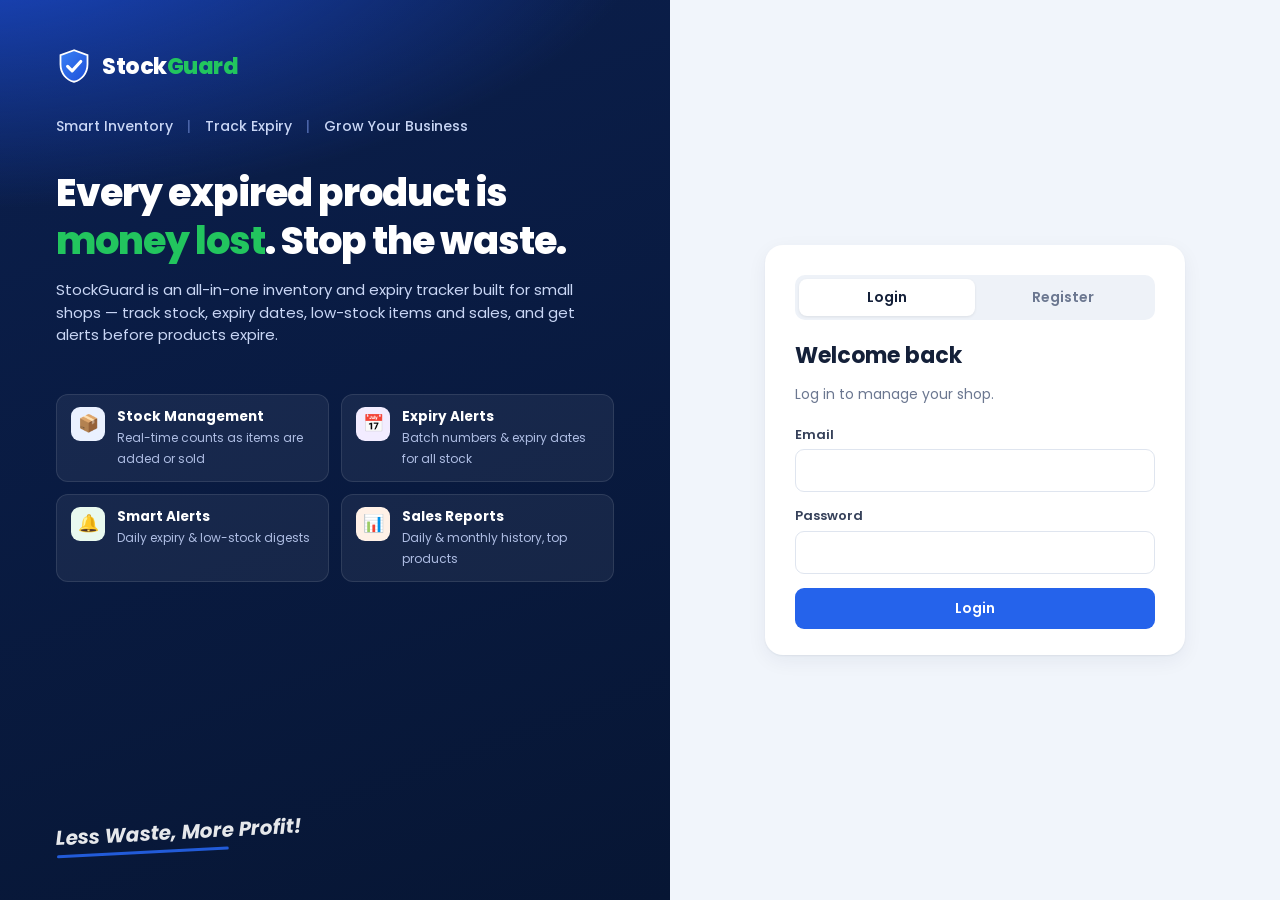
<file: public/index.html>
<!doctype html>
<html lang="en">
<head>
  <meta charset="utf-8">
  <meta name="viewport" content="width=device-width, initial-scale=1">
  <title>StockGuard - Login</title>
  <link rel="preconnect" href="https://fonts.googleapis.com">
  <link href="https://fonts.googleapis.com/css2?family=Poppins:wght@400;500;600;700;800&display=swap" rel="stylesheet">
  <link rel="stylesheet" href="css/style.css">
  <link rel="icon" href="data:image/svg+xml,%3Csvg xmlns='http://www.w3.org/2000/svg' viewBox='0 0 48 48'%3E%3Cpath d='M24 3 6 9.5v12.3C6 33.6 13.7 42.6 24 45c10.3-2.4 18-11.4 18-23.2V9.5z' fill='%232563eb'/%3E%3Cpath d='m15.5 24.5 6 6 11.5-12.5' fill='none' stroke='%23fff' stroke-width='4.2' stroke-linecap='round'/%3E%3C/svg%3E">
</head>
<body>
<div class="auth-page">
  <section class="auth-hero">
    <div class="logo" id="logo"><span class="word">Stock<b>Guard</b></span></div>
    <div class="tagline"><span>Smart Inventory</span><span>Track Expiry</span><span>Grow Your Business</span></div>
    <div>
      <h1>Every expired product is <em>money lost</em>. Stop the waste.</h1>
      <p class="lead">StockGuard is an all-in-one inventory and expiry tracker built for small shops &mdash;
        track stock, expiry dates, low-stock items and sales, and get alerts before products expire.</p>
    </div>
    <div class="hero-features">
      <div class="hero-feature"><div class="ic bg-blue">&#128230;</div><div><b>Stock Management</b><small>Real-time counts as items are added or sold</small></div></div>
      <div class="hero-feature"><div class="ic bg-purple">&#128197;</div><div><b>Expiry Alerts</b><small>Batch numbers &amp; expiry dates for all stock</small></div></div>
      <div class="hero-feature"><div class="ic bg-green">&#128276;</div><div><b>Smart Alerts</b><small>Daily expiry &amp; low-stock digests</small></div></div>
      <div class="hero-feature"><div class="ic bg-orange">&#128202;</div><div><b>Sales Reports</b><small>Daily &amp; monthly history, top products</small></div></div>
    </div>
    <div class="hero-foot">Less Waste, More Profit!</div>
  </section>

  <section class="auth-panel">
    <div class="auth-card">
      <div class="tabs" role="tablist">
        <button type="button" class="active" data-tab="login">Login</button>
        <button type="button" data-tab="register">Register</button>
      </div>

      <form id="loginForm" novalidate>
        <h2>Welcome back</h2>
        <p class="sub">Log in to manage your shop.</p>
        <div class="form-error" hidden></div>
        <div class="field">
          <label for="lEmail">Email</label>
          <input class="input" id="lEmail" name="email" type="email" autocomplete="email" required>
        </div>
        <div class="field">
          <label for="lPass">Password</label>
          <input class="input" id="lPass" name="password" type="password" autocomplete="current-password" required>
        </div>
        <button class="btn btn-primary btn-block" type="submit">Login</button>
        <p class="demo-hint" id="demoHint" hidden>Demo account: <b>demo@stockguard.com</b> / <b>demo123</b></p>
      </form>

      <form id="registerForm" novalidate hidden>
        <h2>Create your shop</h2>
        <p class="sub">Free, takes under a minute.</p>
        <div class="form-error" hidden></div>
        <div class="grid-2">
          <div class="field">
            <label for="rOwner">Your name</label>
            <input class="input" id="rOwner" name="ownerName" required>
          </div>
          <div class="field">
            <label for="rShop">Shop name</label>
            <input class="input" id="rShop" name="shopName" required>
          </div>
        </div>
        <div class="field">
          <label for="rEmail">Email</label>
          <input class="input" id="rEmail" name="email" type="email" autocomplete="email" required>
        </div>
        <div class="field">
          <label for="rPhone">Phone number (optional)</label>
          <input class="input" id="rPhone" name="phoneNumber" type="tel" placeholder="e.g. 9876543210">
          <span class="hint">Contact number for your shop profile.</span>
        </div>
        <div class="field">
          <label for="rPass">Password</label>
          <input class="input" id="rPass" name="password" type="password" autocomplete="new-password" minlength="6" required>
        </div>
        <button class="btn btn-success btn-block" type="submit">Create account</button>
      </form>
    </div>
  </section>
</div>

<script src="js/api.js"></script>
<script src="js/auth.js"></script>
</body>
</html>
</file>
<file: public/css/style.css>
/* ===== StockGuard - Smart Inventory | Track Expiry | Grow Your Business ===== */
:root {
  --navy-900: #071634;
  --navy-800: #0b1f4d;
  --navy-700: #13306e;
  --blue: #2563eb;
  --blue-50: #eaf1ff;
  --green: #16a34a;
  --green-400: #22c55e;
  --green-50: #e9f9ef;
  --orange: #ea580c;
  --orange-50: #fff1e7;
  --amber: #d97706;
  --amber-50: #fff7e0;
  --red: #dc2626;
  --red-50: #feecec;
  --purple: #7c3aed;
  --purple-50: #f2ecff;
  --teal: #0891b2;
  --gray-50: #f6f8fc;
  --gray-100: #eef2f8;
  --gray-200: #dfe5ef;
  --gray-400: #94a0b8;
  --gray-500: #6b7790;
  --gray-700: #36415a;
  --ink: #142039;
  --bg: #f1f5fb;
  --card: #ffffff;
  --radius: 14px;
  --radius-sm: 9px;
  --shadow: 0 1px 2px rgba(16, 30, 70, .06), 0 6px 20px rgba(16, 30, 70, .06);
  --font: "Poppins", "Segoe UI", system-ui, -apple-system, Roboto, Arial, sans-serif;
}

* { box-sizing: border-box; }
html, body { margin: 0; padding: 0; }
body { font-family: var(--font); color: var(--ink); background: var(--bg); font-size: 14px; line-height: 1.5; }
a { color: var(--blue); text-decoration: none; }
h1, h2, h3, h4 { margin: 0; line-height: 1.25; }
button, input, select, textarea { font: inherit; color: inherit; }
[hidden] { display: none !important; }

/* ---------- Logo ---------- */
.logo { display: flex; align-items: center; gap: 10px; color: #fff; }
.logo svg { width: 36px; height: 36px; flex: none; }
.logo .word { font-weight: 800; font-size: 22px; letter-spacing: -.5px; }
.logo .word b { color: var(--green-400); font-weight: 800; }

/* ---------- Buttons ---------- */
.btn {
  display: inline-flex; align-items: center; justify-content: center; gap: 7px;
  border: 1px solid transparent; border-radius: var(--radius-sm); padding: 9px 16px;
  font-weight: 600; cursor: pointer; background: var(--gray-100); color: var(--ink);
  transition: background .15s, box-shadow .15s, transform .05s; white-space: nowrap;
}
.btn:active { transform: translateY(1px); }
.btn:disabled { opacity: .6; cursor: not-allowed; }
.btn-primary { background: var(--blue); color: #fff; }
.btn-primary:hover { background: #1d4fd8; }
.btn-success { background: var(--green); color: #fff; }
.btn-success:hover { background: #128a3e; }
.btn-danger { background: var(--red); color: #fff; }
.btn-outline { background: #fff; border-color: var(--gray-200); }
.btn-outline:hover { background: var(--gray-50); }
.btn-ghost { background: transparent; }
.btn-ghost:hover { background: var(--gray-100); }
.btn-sm { padding: 5px 10px; font-size: 12.5px; border-radius: 7px; }
.btn-icon { padding: 6px 8px; }
.btn-block { width: 100%; }

/* ---------- Forms ---------- */
.field { display: flex; flex-direction: column; gap: 5px; margin-bottom: 14px; }
.field label { font-weight: 600; font-size: 13px; color: var(--gray-700); }
.field .hint { font-size: 12px; color: var(--gray-500); }
.input, select.input, textarea.input {
  width: 100%; padding: 10px 12px; border: 1px solid var(--gray-200); border-radius: var(--radius-sm);
  background: #fff; outline: none; transition: border-color .15s, box-shadow .15s;
}
.input:focus { border-color: var(--blue); box-shadow: 0 0 0 3px rgba(37, 99, 235, .15); }
.grid-2 { display: grid; grid-template-columns: 1fr 1fr; gap: 0 14px; }
.grid-3 { display: grid; grid-template-columns: repeat(3, 1fr); gap: 0 14px; }
.switch { display: flex; align-items: center; gap: 10px; cursor: pointer; user-select: none; }
.switch input { width: 40px; height: 22px; appearance: none; background: var(--gray-200); border-radius: 20px; position: relative; cursor: pointer; transition: background .2s; flex: none; }
.switch input::after { content: ""; position: absolute; top: 3px; left: 3px; width: 16px; height: 16px; border-radius: 50%; background: #fff; transition: left .2s; box-shadow: 0 1px 3px rgba(0,0,0,.2); }
.switch input:checked { background: var(--green); }
.switch input:checked::after { left: 21px; }
.form-error { background: var(--red-50); color: var(--red); border-radius: var(--radius-sm); padding: 9px 12px; margin-bottom: 14px; font-weight: 500; }
.section-label { font-size: 12px; font-weight: 700; text-transform: uppercase; letter-spacing: .6px; color: var(--gray-500); margin: 6px 0 10px; }

/* ===================== AUTH / LANDING ===================== */
.auth-page { min-height: 100vh; display: grid; grid-template-columns: 1.1fr 1fr; }
.auth-hero {
  background: radial-gradient(1200px 500px at -10% -10%, #1d4ed8 0%, transparent 60%),
              linear-gradient(160deg, var(--navy-800), var(--navy-900));
  color: #fff; padding: 48px 56px; display: flex; flex-direction: column; gap: 32px; position: relative; overflow: hidden;
}
.auth-hero .tagline { display: flex; flex-wrap: wrap; gap: 6px 14px; color: #c9d6f5; font-weight: 500; }
.auth-hero .tagline span + span::before { content: "|"; margin-right: 14px; color: #4a64a8; }
.auth-hero h1 { font-size: 38px; font-weight: 800; letter-spacing: -1px; max-width: 520px; }
.auth-hero h1 em { font-style: normal; color: var(--green-400); }
.auth-hero p.lead { color: #c9d6f5; max-width: 520px; font-size: 15px; }
.hero-features { display: grid; grid-template-columns: repeat(2, minmax(0, 1fr)); gap: 12px; max-width: 560px; }
.hero-feature { display: flex; gap: 12px; align-items: flex-start; background: rgba(255,255,255,.06); border: 1px solid rgba(255,255,255,.1); border-radius: 12px; padding: 12px 14px; }
.hero-feature .ic { width: 34px; height: 34px; border-radius: 9px; display: grid; place-items: center; flex: none; font-size: 17px; }
.hero-feature b { display: block; font-size: 13.5px; }
.hero-feature small { color: #aebde3; font-size: 12px; }
.hero-foot { margin-top: auto; font-style: italic; font-weight: 700; font-size: 20px; color: #fff; opacity: .9; transform: rotate(-3deg); align-self: flex-start; }
.hero-foot::after { content: ""; display: block; height: 3px; width: 70%; background: var(--blue); border-radius: 3px; margin-top: 2px; }

.auth-panel { display: flex; align-items: center; justify-content: center; padding: 32px 20px; }
.auth-card { width: 100%; max-width: 420px; background: var(--card); border-radius: 18px; box-shadow: var(--shadow); padding: 30px 30px 26px; }
.auth-card h2 { font-size: 22px; margin-bottom: 4px; }
.auth-card .sub { color: var(--gray-500); margin-bottom: 20px; }
.tabs { display: flex; background: var(--gray-100); border-radius: 10px; padding: 4px; margin-bottom: 22px; }
.tabs button { flex: 1; border: 0; background: transparent; padding: 8px; border-radius: 8px; font-weight: 600; color: var(--gray-500); cursor: pointer; }
.tabs button.active { background: #fff; color: var(--ink); box-shadow: 0 1px 3px rgba(0,0,0,.08); }
.demo-hint { margin-top: 16px; font-size: 12.5px; color: var(--gray-500); text-align: center; }

/* ===================== APP SHELL ===================== */
.app { display: grid; grid-template-columns: 248px 1fr; min-height: 100vh; }
.sidebar {
  background: linear-gradient(180deg, var(--navy-800), var(--navy-900)); color: #c9d6f5;
  padding: 22px 14px; display: flex; flex-direction: column; gap: 22px; position: sticky; top: 0; height: 100vh;
}
.sidebar .logo { padding: 0 8px; }
.nav { display: flex; flex-direction: column; gap: 3px; }
.nav a {
  display: flex; align-items: center; gap: 12px; padding: 10px 12px; border-radius: 10px; color: #c9d6f5; font-weight: 500;
  transition: background .15s, color .15s;
}
.nav a:hover { background: rgba(255,255,255,.07); color: #fff; }
.nav a.active { background: var(--blue); color: #fff; box-shadow: 0 6px 16px rgba(37,99,235,.35); }
.nav a .ni { width: 20px; text-align: center; font-size: 16px; }
.nav a .count { margin-left: auto; background: var(--red); color: #fff; font-size: 11px; font-weight: 700; padding: 1px 7px; border-radius: 20px; }
.sidebar-foot { margin-top: auto; padding: 12px; border-radius: 12px; background: rgba(255,255,255,.06); font-size: 12.5px; }
.sidebar-foot b { color: #fff; display: block; font-size: 13.5px; }
.sidebar-foot .slogan { font-style: italic; font-weight: 700; color: var(--green-400); margin-top: 6px; }

.main { min-width: 0; display: flex; flex-direction: column; }
.topbar {
  display: flex; align-items: center; gap: 14px; padding: 14px 28px; background: rgba(241,245,251,.9);
  backdrop-filter: blur(8px); position: sticky; top: 0; z-index: 20; border-bottom: 1px solid var(--gray-200);
}
.topbar h1 { font-size: 20px; font-weight: 700; }
.topbar .spacer { flex: 1; }
.menu-btn { display: none; }
.live { display: inline-flex; align-items: center; gap: 7px; font-size: 12.5px; font-weight: 600; color: var(--gray-500); background: #fff; border: 1px solid var(--gray-200); border-radius: 20px; padding: 4px 11px; }
.live .dot { width: 8px; height: 8px; border-radius: 50%; background: var(--gray-400); }
.live.on { color: var(--green); }
.live.on .dot { background: var(--green-400); box-shadow: 0 0 0 0 rgba(34,197,94,.6); animation: pulse 2s infinite; }
@keyframes pulse { 0% { box-shadow: 0 0 0 0 rgba(34,197,94,.55); } 70% { box-shadow: 0 0 0 8px rgba(34,197,94,0); } 100% { box-shadow: 0 0 0 0 rgba(34,197,94,0); } }
.user-chip { display: flex; align-items: center; gap: 10px; }
.avatar { width: 36px; height: 36px; border-radius: 50%; background: var(--blue-50); color: var(--blue); display: grid; place-items: center; font-weight: 700; }
.user-chip .who { line-height: 1.2; }
.user-chip .who small { color: var(--gray-500); display: block; }

.content { padding: 24px 28px 40px; display: flex; flex-direction: column; gap: 20px; }

/* ---------- Cards ---------- */
.card { background: var(--card); border-radius: var(--radius); box-shadow: var(--shadow); padding: 18px 20px; min-width: 0; }
.card-head { display: flex; align-items: center; gap: 10px; margin-bottom: 14px; flex-wrap: wrap; }
.card-head h3 { font-size: 16px; font-weight: 700; display: flex; align-items: center; gap: 9px; }
.card-head .spacer { flex: 1; }
.card-head .muted { font-size: 12.5px; }
.chip-ic { width: 30px; height: 30px; border-radius: 9px; display: inline-grid; place-items: center; font-size: 15px; flex: none; }
.muted { color: var(--gray-500); }
.row { display: grid; gap: 20px; }
.row-2 { grid-template-columns: repeat(2, minmax(0, 1fr)); }
.row-3-2 { grid-template-columns: minmax(0, 3fr) minmax(0, 2fr); }
.row-2-1 { grid-template-columns: minmax(0, 2fr) minmax(0, 1fr); }

.stats { display: grid; grid-template-columns: repeat(auto-fit, minmax(180px, 1fr)); gap: 16px; }
.stat { background: var(--card); border-radius: var(--radius); box-shadow: var(--shadow); padding: 16px 18px; display: flex; gap: 14px; align-items: center; }
.stat .ic { width: 46px; height: 46px; border-radius: 12px; display: grid; place-items: center; font-size: 21px; flex: none; }
.stat .label { color: var(--gray-500); font-size: 12.5px; font-weight: 500; }
.stat .value { font-size: 22px; font-weight: 800; letter-spacing: -.5px; }
.stat .value small { font-size: 12px; color: var(--gray-500); font-weight: 600; }

.alert-cards { display: grid; grid-template-columns: repeat(4, minmax(0, 1fr)); gap: 16px; }
.alert-card { border-radius: var(--radius); padding: 14px 16px; display: flex; align-items: center; gap: 12px; cursor: pointer; border: 1px solid transparent; transition: transform .1s, box-shadow .15s; color: var(--ink); }
.alert-card:hover { transform: translateY(-1px); box-shadow: var(--shadow); }
.alert-card .num { font-size: 26px; font-weight: 800; line-height: 1; }
.alert-card .lbl { font-weight: 600; font-size: 13px; }
.alert-card .lbl small { display: block; font-weight: 500; color: var(--gray-500); font-size: 11.5px; }
.alert-card .ic { font-size: 24px; }

.bg-blue { background: var(--blue-50); color: var(--blue); }
.bg-green { background: var(--green-50); color: var(--green); }
.bg-orange { background: var(--orange-50); color: var(--orange); }
.bg-amber { background: var(--amber-50); color: var(--amber); }
.bg-red { background: var(--red-50); color: var(--red); }
.bg-purple { background: var(--purple-50); color: var(--purple); }
.bg-gray { background: var(--gray-100); color: var(--gray-700); }
.bg-teal { background: #e3f6fa; color: var(--teal); }
.alert-card.bg-red { border-color: #fbd0d0; }
.alert-card.bg-orange { border-color: #fdd8bd; }
.alert-card.bg-amber { border-color: #f9e2a6; }
.alert-card.bg-gray { border-color: var(--gray-200); }

/* ---------- Tables ---------- */
.table-wrap { overflow-x: auto; margin: 0 -20px; padding: 0 20px; }
table.table { width: 100%; border-collapse: collapse; font-size: 13.5px; }
.table th { text-align: left; font-size: 11.5px; text-transform: uppercase; letter-spacing: .5px; color: var(--gray-500); font-weight: 700; padding: 10px 10px; border-bottom: 1px solid var(--gray-200); white-space: nowrap; background: var(--gray-50); }
.table td { padding: 11px 10px; border-bottom: 1px solid var(--gray-100); vertical-align: middle; }
.table tr:last-child td { border-bottom: 0; }
.table tbody tr:hover td { background: #fafcff; }
.table .num { text-align: right; font-variant-numeric: tabular-nums; }
.table .actions { text-align: right; white-space: nowrap; }
.table .name { font-weight: 600; }
.table .sub { font-size: 12px; color: var(--gray-500); }
.table tfoot td { font-weight: 700; border-top: 2px solid var(--gray-200); }
.empty { text-align: center; padding: 34px 10px; color: var(--gray-500); }
.empty .big { font-size: 34px; margin-bottom: 6px; }

/* ---------- Badges ---------- */
.badge { display: inline-flex; align-items: center; gap: 5px; padding: 3px 9px; border-radius: 20px; font-size: 11.5px; font-weight: 700; white-space: nowrap; }
.badge::before { content: ""; width: 6px; height: 6px; border-radius: 50%; background: currentColor; }
.badge.plain::before { display: none; }

/* ---------- Toolbar & tabs ---------- */
.toolbar { display: flex; gap: 10px; flex-wrap: wrap; align-items: center; margin-bottom: 14px; }
.toolbar .input { width: auto; min-width: 160px; }
.toolbar .search { flex: 1; min-width: 200px; }
.toolbar .spacer { flex: 1; }
.seg { display: inline-flex; background: var(--gray-100); border-radius: 10px; padding: 3px; flex-wrap: wrap; }
.seg button { border: 0; background: transparent; padding: 6px 13px; border-radius: 8px; font-weight: 600; color: var(--gray-500); cursor: pointer; font-size: 13px; }
.seg button.active { background: #fff; color: var(--ink); box-shadow: 0 1px 3px rgba(0,0,0,.08); }
.seg button .c { font-size: 11px; background: var(--gray-200); padding: 0 6px; border-radius: 10px; margin-left: 4px; }

/* ---------- Lists ---------- */
.list { display: flex; flex-direction: column; }
.list-item { display: flex; align-items: center; gap: 12px; padding: 10px 0; border-bottom: 1px solid var(--gray-100); }
.list-item:last-child { border-bottom: 0; }
.list-item .grow { flex: 1; min-width: 0; }
.list-item .t { font-weight: 600; overflow: hidden; text-overflow: ellipsis; white-space: nowrap; }
.list-item .s { font-size: 12px; color: var(--gray-500); }
.rank { width: 28px; height: 28px; border-radius: 50%; display: grid; place-items: center; font-weight: 800; font-size: 13px; flex: none; }
.bar-track { height: 6px; background: var(--gray-100); border-radius: 6px; overflow: hidden; margin-top: 5px; }
.bar-fill { height: 100%; background: linear-gradient(90deg, var(--blue), var(--green-400)); border-radius: 6px; }

.chart-box { position: relative; height: 260px; }
.chart-fallback { display: flex; align-items: flex-end; gap: 6px; height: 220px; padding-top: 10px; }
.chart-fallback .b { flex: 1; background: linear-gradient(180deg, var(--blue), #6aa0ff); border-radius: 6px 6px 0 0; min-height: 2px; position: relative; }
.chart-fallback .b span { position: absolute; bottom: -20px; left: 50%; transform: translateX(-50%); font-size: 10.5px; color: var(--gray-500); white-space: nowrap; }

/* ---------- POS ---------- */
.pos-add { display: grid; grid-template-columns: minmax(0, 1fr) 110px auto; gap: 10px; align-items: end; }
.pos-add .field { margin-bottom: 0; }
.cart-total { display: flex; justify-content: space-between; align-items: center; padding: 14px 16px; margin-top: 12px; border-radius: 12px; background: var(--navy-800); color: #fff; }
.cart-total .amt { font-size: 24px; font-weight: 800; }
.qty-input { width: 72px; padding: 6px 8px; text-align: center; }

/* ---------- Modal ---------- */
.modal-backdrop { position: fixed; inset: 0; background: rgba(7, 22, 52, .55); display: flex; align-items: flex-start; justify-content: center; padding: 6vh 16px; z-index: 100; overflow-y: auto; animation: fade .15s; }
.modal { background: #fff; border-radius: 16px; width: 100%; max-width: 560px; box-shadow: 0 20px 60px rgba(0,0,0,.25); animation: pop .18s; }
.modal-lg { max-width: 760px; }
.modal-head { display: flex; align-items: center; gap: 10px; padding: 18px 22px; border-bottom: 1px solid var(--gray-100); }
.modal-head h3 { font-size: 17px; flex: 1; }
.modal-body { padding: 20px 22px 6px; }
.modal-foot { display: flex; justify-content: flex-end; gap: 10px; padding: 14px 22px 18px; }
@keyframes fade { from { opacity: 0; } }
@keyframes pop { from { opacity: 0; transform: translateY(10px) scale(.98); } }

/* ---------- Toast ---------- */
.toasts { position: fixed; right: 20px; bottom: 20px; display: flex; flex-direction: column; gap: 10px; z-index: 200; }
.toast { background: var(--navy-800); color: #fff; padding: 12px 16px; border-radius: 12px; box-shadow: 0 10px 30px rgba(0,0,0,.2); max-width: 360px; display: flex; gap: 10px; align-items: flex-start; animation: pop .2s; border-left: 4px solid var(--blue); }
.toast.success { border-left-color: var(--green-400); }
.toast.error { border-left-color: #ff6b6b; }
.toast.warn { border-left-color: #fbbf24; }

/* ---------- Misc ---------- */
.wa-preview { white-space: pre-wrap; background: #e7ffdb; border-radius: 10px 10px 10px 2px; padding: 12px 14px; font-size: 13px; border: 1px solid #c8efb4; max-height: 340px; overflow: auto; }
.info-box { display: flex; gap: 12px; padding: 12px 14px; border-radius: 12px; align-items: flex-start; }
.info-box .ic { font-size: 20px; }
.kv { display: grid; grid-template-columns: auto 1fr; gap: 6px 16px; }
.kv dt { color: var(--gray-500); }
.kv dd { margin: 0; font-weight: 600; }
.loading { display: flex; justify-content: center; padding: 40px; color: var(--gray-500); gap: 10px; align-items: center; }
.spinner { width: 20px; height: 20px; border: 3px solid var(--gray-200); border-top-color: var(--blue); border-radius: 50%; animation: spin .7s linear infinite; }
@keyframes spin { to { transform: rotate(360deg); } }
.text-red { color: var(--red); }
.text-green { color: var(--green); }
.text-orange { color: var(--orange); }
.fw { font-weight: 700; }
.mt-0 { margin-top: 0; }
.nowrap { white-space: nowrap; }
details.msg summary { cursor: pointer; color: var(--blue); font-weight: 600; font-size: 12.5px; }
details.msg pre { white-space: pre-wrap; font-family: inherit; font-size: 12.5px; background: var(--gray-50); padding: 10px; border-radius: 8px; margin: 8px 0 0; }

/* ---------- Responsive ---------- */
@media (max-width: 1100px) {
  .row-3-2, .row-2-1, .row-2 { grid-template-columns: minmax(0, 1fr); }
  .alert-cards { grid-template-columns: repeat(2, minmax(0, 1fr)); }
}
@media (max-width: 900px) {
  .auth-page { grid-template-columns: 1fr; }
  .auth-hero { padding: 32px 22px; }
  .auth-hero h1 { font-size: 28px; }
  .hero-features { grid-template-columns: 1fr; }
  .app { grid-template-columns: 1fr; }
  .sidebar { position: fixed; left: 0; top: 0; bottom: 0; width: 260px; z-index: 60; transform: translateX(-100%); transition: transform .2s; }
  .app.nav-open .sidebar { transform: none; box-shadow: 0 0 0 100vmax rgba(7,22,52,.45); }
  .menu-btn { display: inline-flex; }
  .topbar { padding: 12px 16px; }
  .content { padding: 18px 16px 32px; }
  .user-chip .who { display: none; }
}
@media (max-width: 560px) {
  .grid-2, .grid-3 { grid-template-columns: 1fr; }
  .alert-cards { grid-template-columns: 1fr 1fr; gap: 10px; }
  .pos-add { grid-template-columns: 1fr 90px; }
  .pos-add .btn { grid-column: 1 / -1; }
  .stats { grid-template-columns: 1fr 1fr; gap: 10px; }
  .stat { flex-direction: column; align-items: flex-start; gap: 8px; padding: 12px 14px; }
  .stat .ic { width: 36px; height: 36px; font-size: 17px; }
  .stat .value { font-size: 18px; }
  .live .txt { display: none; }
  .auth-card { padding: 24px 20px; }
}
</file>
